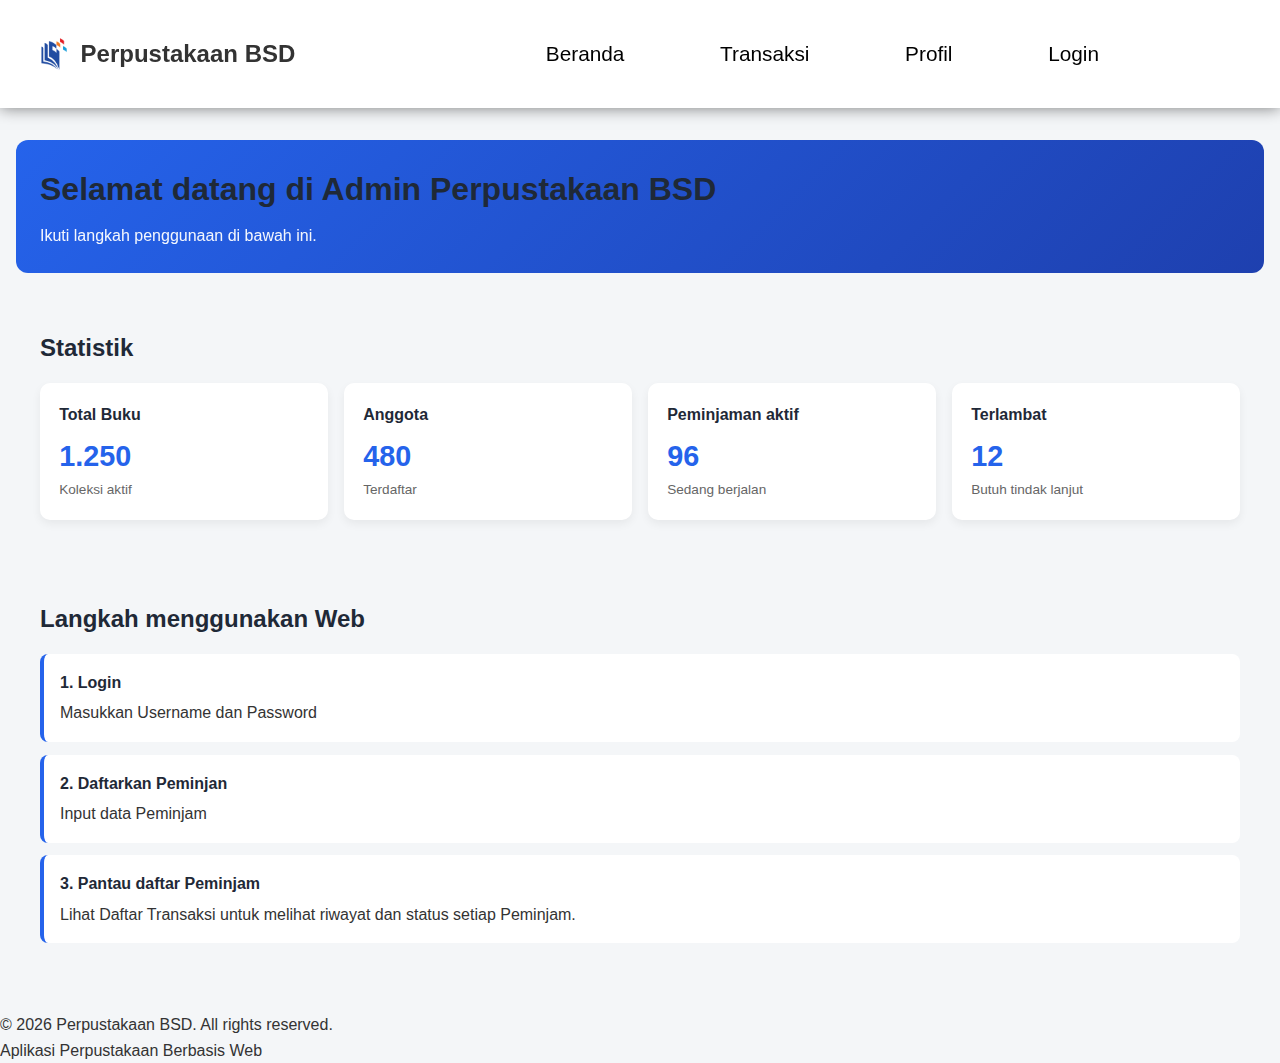
<file: index.html>
<!DOCTYPE html>
<html lang="en">
<head>
    <meta charset="UTF-8">
    <meta name="viewport" content="width=device-width, initial-scale=1.0">
    <link rel="stylesheet" href="data/css/index.css">
    <link rel="stylesheet" href="data/css/nav.css">
    <link rel="icon" href="data/img/logo.png" type="image/png">
    <script src="data/js/script.js" defer></script> 
    <title>Home | Perpustakaan</title>
</head>
<body>
<header>
    <nav class="flex-nav">
        <div class="left-nav">
            <img src="data/img/logo.png" alt="logo">
            <p>Perpustakaan BSD</p>
        </div>
        
        <button class="menu-toggle" id="menuToggle">☰</button>

        <div class="right-nav" id="menu">
            <ul>
                <li><a href="index.html">Beranda</a></li>
                <li><a href="transaction.html">Transaksi</a></li>
                <li><a href="profile.html">Profil</a></li>
                <li><a href="login.html">Login</a></li>
            </ul>
        </div>
    </nav>
</header>

<!-- Bagian Konten -->
<main>

    <section class="banner">
        <div class="banner-content">
            <h1>Selamat datang di Admin Perpustakaan BSD</h1>
            <p>Ikuti langkah penggunaan di bawah ini.</p>
        </div>
    </section>

    <section class="quick-stats">
        <h2>Statistik</h2>
        <div class="stats-grid">
            <div class="stat-card">
                <h3>Total Buku</h3>
                <p class="stat-number">1.250</p>
                <p class="stat-desc">Koleksi aktif</p>
            </div>

            <div class="stat-card">
                <h3>Anggota</h3>
                <p class="stat-number">480</p>
                <p class="stat-desc">Terdaftar</p>
            </div>

            <div class="stat-card">
                <h3>Peminjaman aktif</h3>
                <p class="stat-number">96</p>
                <p class="stat-desc">Sedang berjalan</p>
            </div>

            <div class="stat-card">
                <h3>Terlambat</h3>
                <p class="stat-number">12</p>
                <p class="stat-desc">Butuh tindak lanjut</p>
            </div>
        </div>
    </section>

    <section class="usage-steps">
        <h2>Langkah menggunakan Web</h2>
        <ol class="steps-list">
            <li>
                <h4>1. Login</h4>
                <p>Masukkan Username dan Password</p>
            </li>
            <li>
                <h4>2. Daftarkan Peminjan</h4>
                <p>Input data  Peminjam</p>
            </li>
            <li>
                <h4>3. Pantau daftar Peminjam</h4>
                <p>Lihat Daftar Transaksi untuk melihat riwayat dan status setiap Peminjam.</p>
            </li>
        </ol>
    </section>

</main>

<!-- Bagian Footer -->
<footer class="footer">
    <div class="footer-content">
        <p>&copy; 2026 Perpustakaan BSD. All rights reserved.</p>
        <p class="footer-sub">Aplikasi Perpustakaan Berbasis Web</p>
    </div>
</footer>
</body>
</html>
</file>
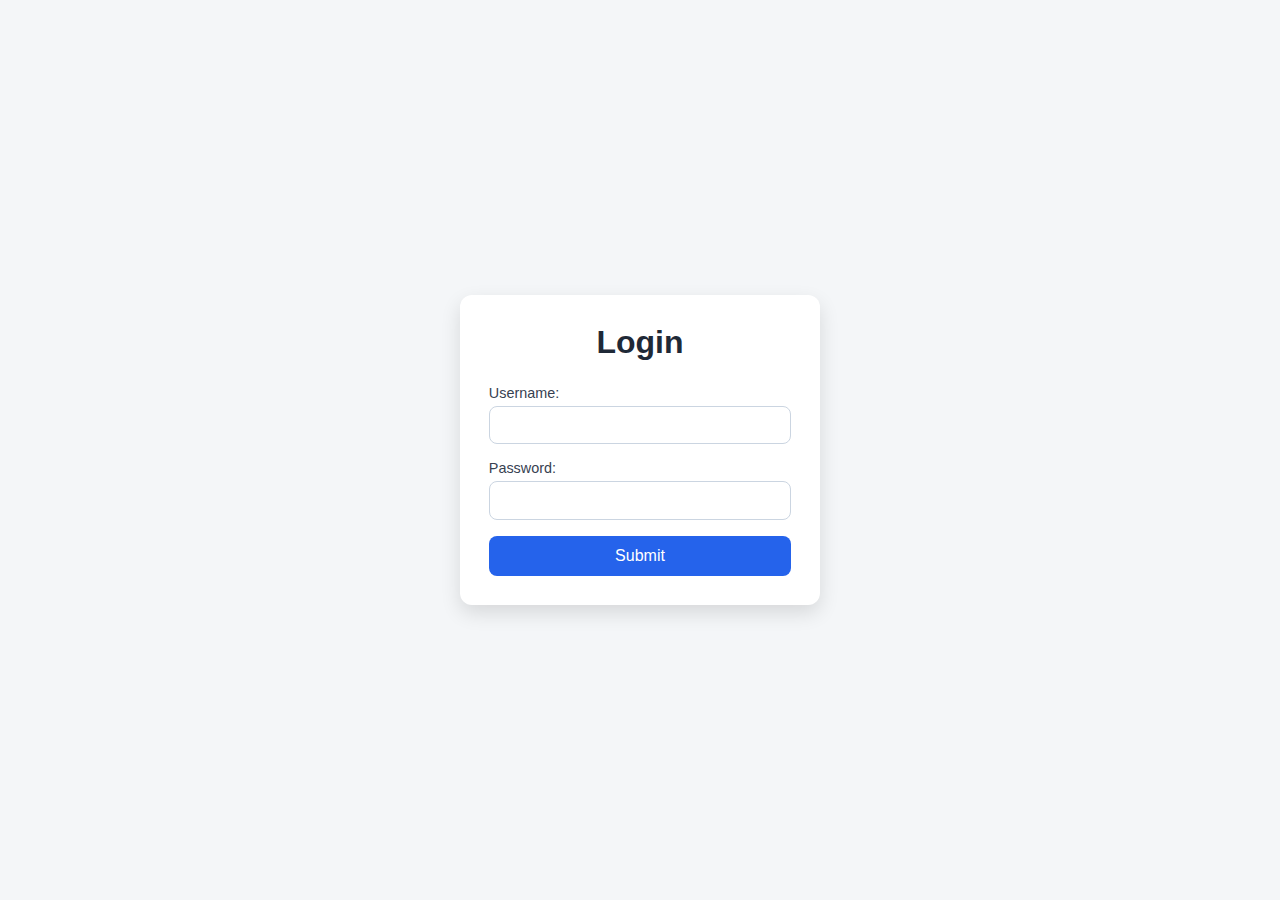
<file: login.html>
<!DOCTYPE html>
<html lang="en">
<head>
    <meta charset="UTF-8">
    <meta name="viewport" content="width=device-width, initial-scale=1.0">
    <link rel="stylesheet" href="data/css/login.css">
    <title>Login | Perpustakaan</title>
</head>
<body>

<div class="container">
    <h1>Login</h1>

    <form id="loginForm">
        <div class="input-body">
            <label for="username">Username:</label>
            <input type="text" id="username">
        </div>

        <div class="input-body">
            <label for="password">Password:</label>
            <input type="password" id="password">
        </div>

        <div class="submit-btn">
            <button type="submit">Submit</button>
        </div>
    </form>
</div>

<script>
const usernameT = "admin";
const passwordT = "12345";

document.getElementById("loginForm").addEventListener("submit", function (e) {
    e.preventDefault();

    const username = document.getElementById("username").value;
    const password = document.getElementById("password").value;

    if (username === usernameT && password === passwordT) {
        alert("Login berhasil!");
        window.location.href = "index.html";
    } else {
        alert("Username atau password salah!");
    }
});
</script>

</body>
</html>
</file>
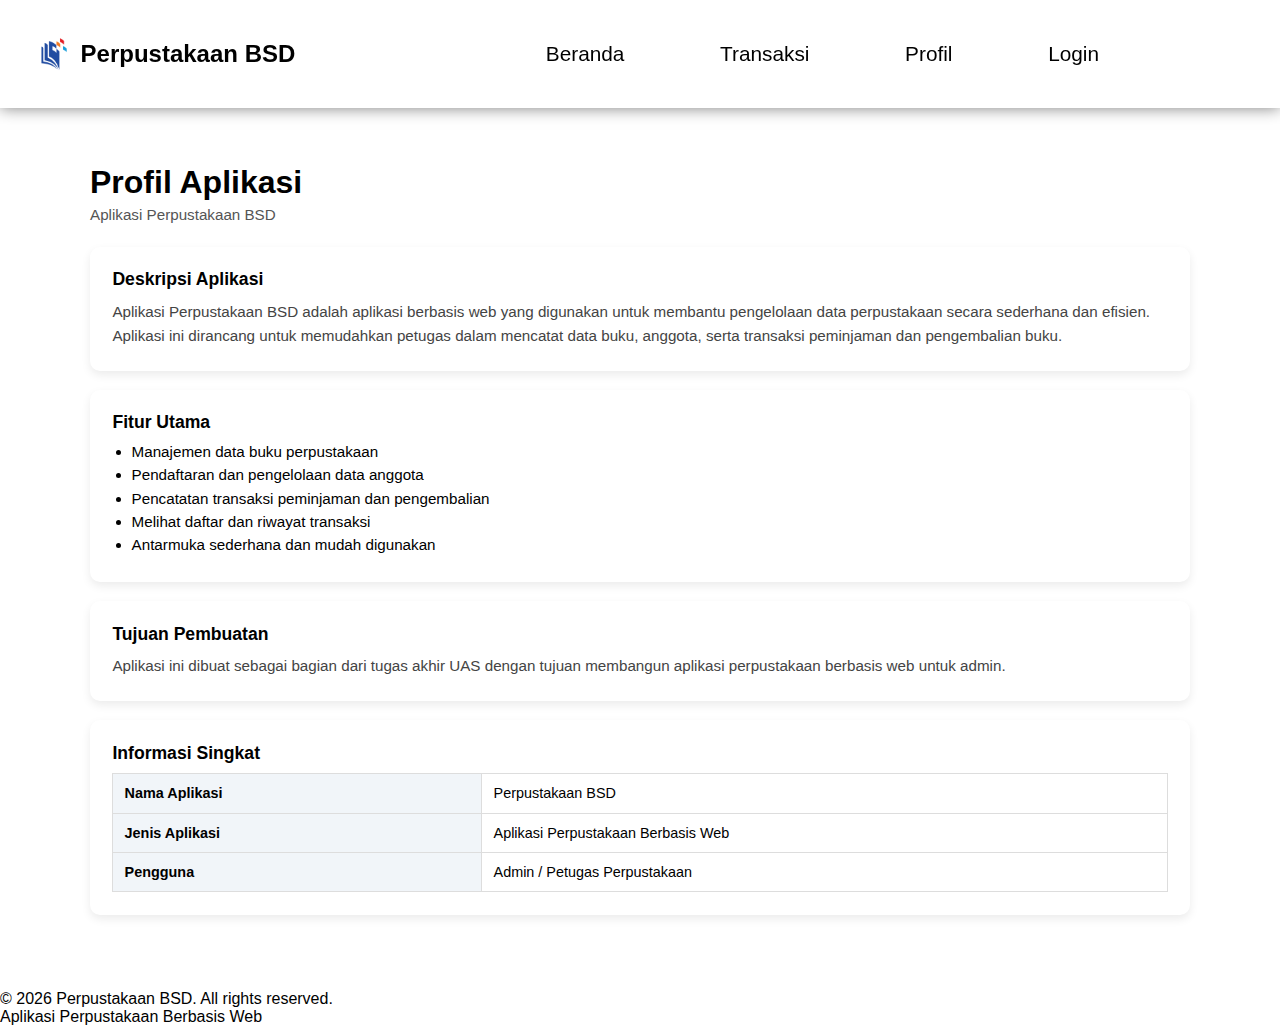
<file: profile.html>
<!DOCTYPE html>
<html lang="en">
<head>
    <meta charset="UTF-8">
    <meta name="viewport" content="width=device-width, initial-scale=1.0">
    <link rel="stylesheet" href="data/css/profile.css">
    <link rel="icon" href="data/img/logo.png" type="image/png">
    <link rel="stylesheet" href="data/css/nav.css">
    <script src="data/js/script.js" defer></script> 
    <title>Profil | Perpustakaan</title>
</head>
<body>
<header>
    <nav class="flex-nav">
        <div class="left-nav">
            <img src="data/img/logo.png" alt="logo">
            <p>Perpustakaan BSD</p>
        </div>

        <button class="menu-toggle" id="menuToggle">☰</button>

        <div class="right-nav" id="menu">
            <ul>
                <li><a href="index.html">Beranda</a></li>
                <li><a href="transaction.html">Transaksi</a></li>
                <li><a href="profile.html">Profil</a></li>
                <li><a href="login.html">Login</a></li>
            </ul>
        </div>
    </nav>
</header>

<!-- Bagian Konten -->
<main class="main-content">

    <section class="profile-page">
        <h1>Profil Aplikasi</h1>
        <p class="subtitle">Aplikasi Perpustakaan BSD</p>

        <div class="profile-card">
            <h2>Deskripsi Aplikasi</h2>
            <p>Aplikasi Perpustakaan BSD adalah aplikasi berbasis web yang digunakan untuk membantu pengelolaan data perpustakaan secara sederhana dan efisien. Aplikasi ini dirancang untuk memudahkan petugas dalam mencatat data buku, anggota, serta transaksi peminjaman dan pengembalian buku.</p>
        </div>

        <div class="profile-card">
            <h2>Fitur Utama</h2>
            <ul class="feature-list">
                <li>Manajemen data buku perpustakaan</li>
                <li>Pendaftaran dan pengelolaan data anggota</li>
                <li>Pencatatan transaksi peminjaman dan pengembalian</li>
                <li>Melihat daftar dan riwayat transaksi</li>
                <li>Antarmuka sederhana dan mudah digunakan</li>
            </ul>
        </div>

        <div class="profile-card">
            <h2>Tujuan Pembuatan</h2>
            <p>Aplikasi ini dibuat sebagai bagian dari tugas akhir UAS dengan tujuan membangun aplikasi perpustakaan berbasis web untuk admin.</p>
        </div>

        <div class="profile-card">
            <h2>Informasi Singkat</h2>
            <table class="profile-table">
                <tr>
                    <th>Nama Aplikasi</th>
                    <td>Perpustakaan BSD</td>
                </tr>

                <tr>
                    <th>Jenis Aplikasi</th>
                    <td>Aplikasi Perpustakaan Berbasis Web</td>
                </tr>

                <tr>
                    <th>Pengguna</th>
                    <td>Admin / Petugas Perpustakaan</td>
                </tr>
            </table>
        </div>
    </section>

</main>

<!-- bagian Footer -->
<footer class="footer">
    <div class="footer-content">
        <p>&copy; 2026 Perpustakaan BSD. All rights reserved.</p>
        <p class="footer-sub">Aplikasi Perpustakaan Berbasis Web</p>
    </div>
</footer>

</body>
</html>
</file>
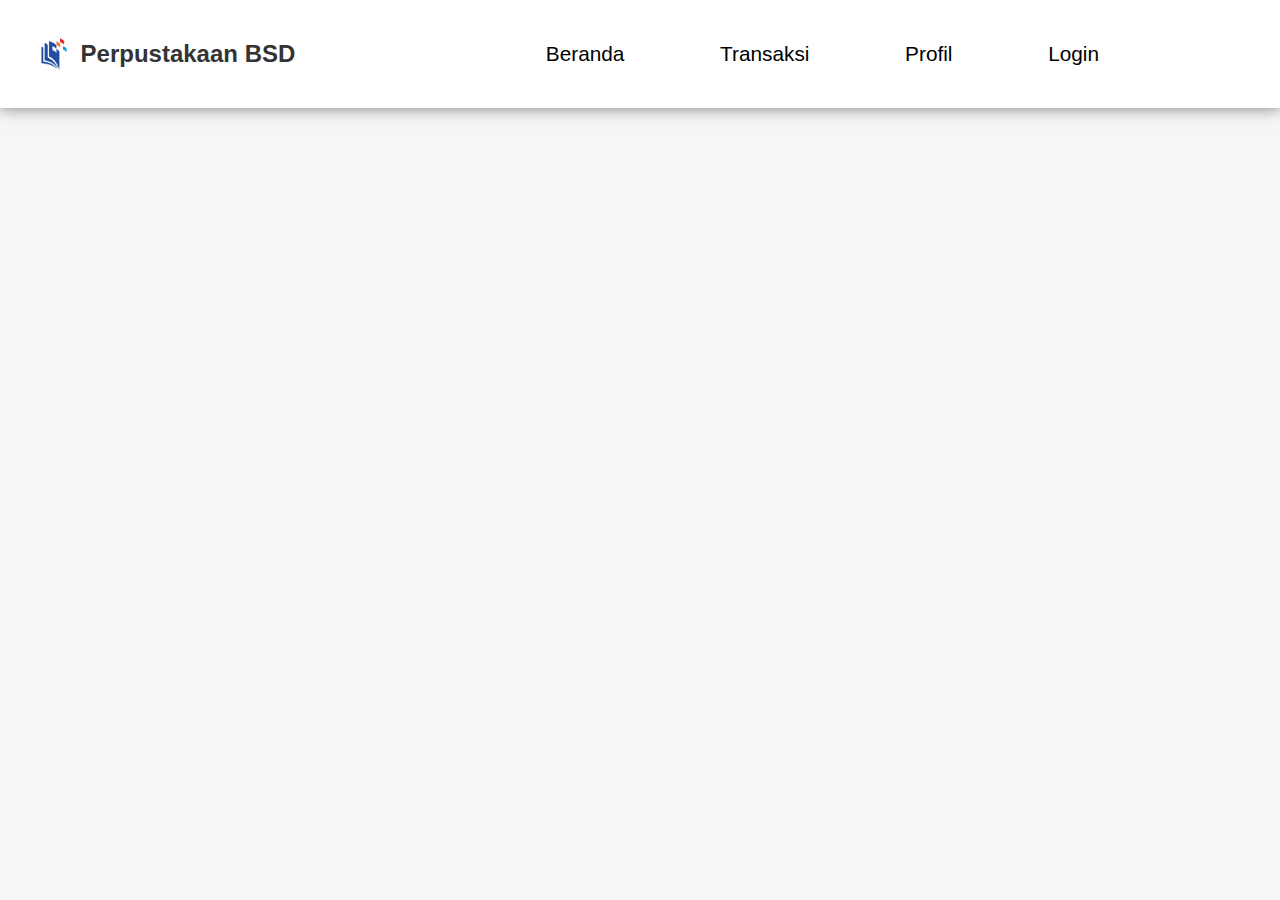
<file: transaction.html>
<!DOCTYPE html>
<html lang="en">
<head>
    <meta charset="UTF-8">
    <meta name="viewport" content="width=device-width, initial-scale=1.0">
    <link rel="stylesheet" href="data/css/index.css">
    <link rel="stylesheet" href="data/css/nav.css">
    <script src="data/js/script.js" defer></script> 
    <title>Transaksi | Perpustakaan</title>
</head>
<body>
<header>
    <nav class="flex-nav">
        <div class="left-nav">
            <img src="data/img/logo.png" alt="logo">
            <p>Perpustakaan BSD</p>
        </div>
        
        <button class="menu-toggle" id="menuToggle">☰</button>

        <div class="right-nav" id="menu">
            <ul>
                <li><a href="index.html">Beranda</a></li>
                <li><a href="transaction.html">Transaksi</a></li>
                <li><a href="profile.html">Profil</a></li>
                <li><a href="login.html">Login</a></li>
            </ul>
        </div>
    </nav>
</header>

<!-- Bagian Konten -->
<main>

</main>

</body>
</html>
</file>
<file: data/css/index.css>
body {
    font-family: "Segoe UI", Arial, sans-serif;
    background-color: #f4f6f8;
    color: #333;
    line-height: 1.6;
}

section {
    max-width: 1200px;
    margin: 2rem auto;
    padding: 1.5rem;
}

h1, h2, h3, h4 {
    color: #1f2937;
}

.banner {
    background: linear-gradient(135deg, #2563eb, #1e40af);
    color: #fff;
    border-radius: 12px;
}

.banner-content h1 {
    font-size: 2rem;
    margin-bottom: 0.5rem;
}

.banner-content p {
    font-size: 1rem;
    opacity: 0.95;
}

.quick-stats h2 {
    margin-bottom: 1rem;
}

.stats-grid {
    display: grid;
    grid-template-columns: repeat(auto-fit, minmax(220px, 1fr));
    gap: 1rem;
}

.stat-card {
    background-color: #fff;
    padding: 1.2rem;
    border-radius: 10px;
    box-shadow: 0 4px 10px rgba(0,0,0,0.06);
}

.stat-card h3 {
    font-size: 1rem;
    margin-bottom: 0.3rem;
}

.stat-number {
    font-size: 1.8rem;
    font-weight: bold;
    color: #2563eb;
}

.stat-desc {
    font-size: 0.85rem;
    color: #666;
}

.usage-steps h2 {
    margin-bottom: 1rem;
}

.steps-list {
    list-style: none;
}

.steps-list li {
    background-color: #fff;
    padding: 1rem;
    margin-bottom: 0.8rem;
    border-radius: 8px;
    border-left: 4px solid #2563eb;
}

.steps-list h4 {
    margin-bottom: 0.3rem;
}

.quick-actions h2 {
    margin-bottom: 1rem;
}

.actions-grid {
    display: grid;
    grid-template-columns: repeat(auto-fit, minmax(220px, 1fr));
    gap: 1rem;
}

.action-card {
    background-color: #2563eb;
    color: #fff;
    padding: 1.2rem;
    border-radius: 10px;
    text-decoration: none;
    transition: transform 0.2s ease, box-shadow 0.2s ease;
}

.action-card h3 {
    margin-bottom: 0.4rem;
    color: #fff;
}

.action-card p {
    font-size: 0.9rem;
    opacity: 0.95;
}

.action-card:hover {
    transform: translateY(-3px);
    box-shadow: 0 8px 16px rgba(0,0,0,0.15);
}

.recent-activity h2 {
    margin-bottom: 1rem;
}

.activity-list {
    background-color: #fff;
    padding: 1rem 1.2rem;
    border-radius: 10px;
    list-style: none;
}

.activity-list li {
    padding: 0.6rem 0;
    border-bottom: 1px solid #eee;
    font-size: 0.95rem;
}

.activity-list li:last-child {
    border-bottom: none;
}

.help h2 {
    margin-bottom: 1rem;
}

.help-grid {
    display: grid;
    grid-template-columns: repeat(auto-fit, minmax(220px, 1fr));
    gap: 1rem;
}

.help-card {
    background-color: #fff;
    padding: 1.2rem;
    border-radius: 10px;
    box-shadow: 0 4px 10px rgba(0,0,0,0.06);
}

.help-card h3 {
    margin-bottom: 0.4rem;
    font-size: 1rem;
}

.help-card p {
    font-size: 0.9rem;
    color: #555;
}

@media (max-width: 768px) {
    .banner-content h1 {
        font-size: 1.5rem;
    }

    section {
        margin: 1.2rem auto;
        padding: 1rem;
    }
}
</file>
<file: data/css/nav.css>
*{
    margin: 0;
    padding: 0;
    font-family: 'Gill Sans', 'Gill Sans MT', Calibri, 'Trebuchet MS', sans-serif;
}

header{
    box-shadow: 0 0 15px rgba(0,0,0,0.5);
    margin-bottom: 2rem;
    position: sticky;
    top: 0;
    width: 100%;
    background-color: #fff;
}

nav{
    display: flex;
    justify-content: space-between;
    align-items: center;
    padding: 2rem;
    max-width: 2000px;
    margin: 0 auto;
}

.left-nav{
    display: flex;
    align-items: center;
    gap: 0.3rem;
    width: 30%;
}

.left-nav img{
    width: 12%;
}

.left-nav p{
    font-size: 1.5rem;
    font-weight: bold;
}

.right-nav{
    width: 70%;
    display: flex;
    justify-content: center;
}

.right-nav ul{
    width: 65%;
    display: flex;
    justify-content: space-between;
}

.right-nav ul li{
    list-style: none;
}

.right-nav ul li a{
    font-size: 1.3rem;
    text-decoration: none;
    color: #000;
    transition: all 0.3s ease-in-out;
}

.right-nav ul li a:hover{
    color: #0000EE;
    text-decoration: underline;
}

.menu-toggle{
    display: none;
    font-size: 2rem;
    background: none;
    border: none;
    cursor: pointer;
}

@media (max-width: 768px){

    nav{
        flex-wrap: wrap;
        padding: 1rem;
    }

    .left-nav{
        width: 100%;
        justify-content: space-between;
    }

    .left-nav p{
        font-size: 1rem;
    }

    .menu-toggle{
        display: block;
    }

    .right-nav{
        width: 100%;
        display: none;
    }

    .right-nav.active{
        display: block;
    }

    .right-nav ul{
        width: 100%;
        flex-direction: column;
        align-items: left;
        gap: 1rem;
        margin-top: 1rem;
    }

    .right-nav ul li a{
        font-size: 1.2rem;
    }
}
</file>
<file: data/css/login.css>
* {
    margin: 0;
    padding: 0;
    box-sizing: border-box;
}

body {
    height: 100vh;
    background-color: #f4f6f8;
    font-family: "Segoe UI", Arial, sans-serif;
    display: flex;
    align-items: center;
    justify-content: center;
}

.container {
    width: 100%;
    max-width: 360px;
    background-color: #ffffff;
    padding: 1.8rem;
    border-radius: 12px;
    box-shadow: 0 8px 20px rgba(0,0,0,0.12);
}

.container h1 {
    text-align: center;
    margin-bottom: 1.5rem;
    color: #1f2937;
}

.input-body {
    display: flex;
    flex-direction: column;
    margin-bottom: 1rem;
}

.input-body label {
    font-size: 0.9rem;
    margin-bottom: 0.3rem;
    color: #374151;
}

.input-body input {
    padding: 0.65rem;
    font-size: 0.9rem;
    border-radius: 8px;
    border: 1px solid #cbd5e1;
}

.input-body input:focus {
    outline: none;
    border-color: #2563eb;
}

.submit-btn {
    margin-top: 0.5rem;
}

.submit-btn button {
    width: 100%;
    padding: 0.7rem;
    background-color: #2563eb;
    color: #ffffff;
    border: none;
    border-radius: 8px;
    font-size: 1rem;
    cursor: pointer;
    transition: background-color 0.2s ease;
}

.submit-btn button:hover {
    background-color: #1e40af;
}

@media (max-width: 480px) {
    .container {
        padding: 1.4rem;
    }

    .container h1 {
        font-size: 1.4rem;
    }
}
</file>
<file: data/css/profile.css>
.main-content {
    max-width: 1100px;
    margin: 2rem auto;
    padding: 1.5rem;
}

.profile-page h1 {
    margin-bottom: 0.3rem;
}

.subtitle {
    color: #555;
    margin-bottom: 1.5rem;
    font-size: 0.95rem;
}

.profile-card {
    background-color: #ffffff;
    padding: 1.4rem;
    border-radius: 10px;
    margin-bottom: 1.2rem;
    box-shadow: 0 4px 10px rgba(0,0,0,0.08);
}

.profile-card h2 {
    margin-bottom: 0.6rem;
    font-size: 1.1rem;
}

.profile-card p {
    font-size: 0.95rem;
    color: #444;
    line-height: 1.6;
}

.feature-list {
    padding-left: 1.2rem;
}

.feature-list li {
    margin-bottom: 0.4rem;
    font-size: 0.95rem;
}

.profile-table {
    width: 100%;
    border-collapse: collapse;
    margin-top: 0.5rem;
}

.profile-table th,
.profile-table td {
    padding: 0.7rem;
    border: 1px solid #ddd;
    font-size: 0.9rem;
    text-align: left;
}

.profile-table th {
    background-color: #f1f5f9;
    width: 35%;
}

@media (max-width: 768px) {
    .main-content {
        padding: 1rem;
    }

    .profile-card {
        padding: 1rem;
    }

    .profile-table th,
    .profile-table td {
        font-size: 0.85rem;
        padding: 0.6rem;
    }
}

@media (max-width: 480px) {
    .profile-table,
    .profile-table tbody,
    .profile-table tr,
    .profile-table th,
    .profile-table td {
        display: block;
        width: 100%;
    }

    .profile-table tr {
        margin-bottom: 0.8rem;
    }

    .profile-table th {
        background-color: transparent;
        border: none;
        font-weight: bold;
        padding-bottom: 0.2rem;
    }

    .profile-table td {
        border: none;
        padding-top: 0;
    }
}
</file>
